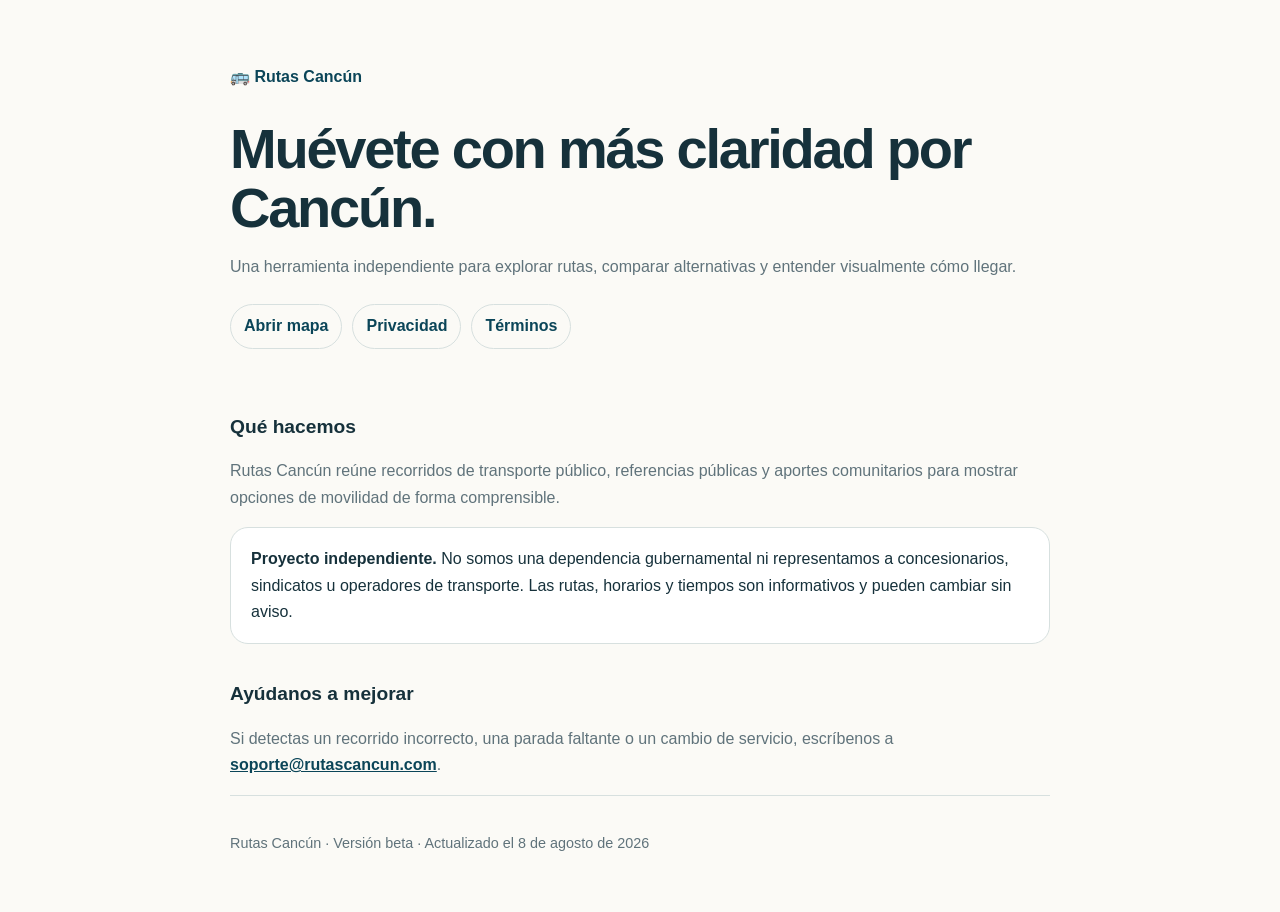
<file: web/about.html>
<!doctype html>
<html lang="es-MX">
<head>
  <meta charset="utf-8">
  <meta name="viewport" content="width=device-width,initial-scale=1">
  <title>Sobre nosotros · Rutas Cancún</title>
  <meta name="description" content="Conoce el propósito y alcance de Rutas Cancún.">
  <link rel="stylesheet" href="legal.css">
</head>
<body>
  <header>
    <div class="brand">🚌 Rutas Cancún</div>
    <h1>Muévete con más claridad por Cancún.</h1>
    <p>Una herramienta independiente para explorar rutas, comparar alternativas y entender visualmente cómo llegar.</p>
    <nav><a href="/">Abrir mapa</a><a href="privacy.html">Privacidad</a><a href="terms.html">Términos</a></nav>
  </header>
  <main>
    <h2>Qué hacemos</h2>
    <p>Rutas Cancún reúne recorridos de transporte público, referencias públicas y aportes comunitarios para mostrar opciones de movilidad de forma comprensible.</p>
    <div class="notice"><strong>Proyecto independiente.</strong> No somos una dependencia gubernamental ni representamos a concesionarios, sindicatos u operadores de transporte. Las rutas, horarios y tiempos son informativos y pueden cambiar sin aviso.</div>
    <h2>Ayúdanos a mejorar</h2>
    <p>Si detectas un recorrido incorrecto, una parada faltante o un cambio de servicio, escríbenos a <a href="mailto:soporte@rutascancun.com">soporte@rutascancun.com</a>.</p>
  </main>
  <footer>Rutas Cancún · Versión beta · Actualizado el 8 de agosto de 2026</footer>
</body>
</html>
</file>
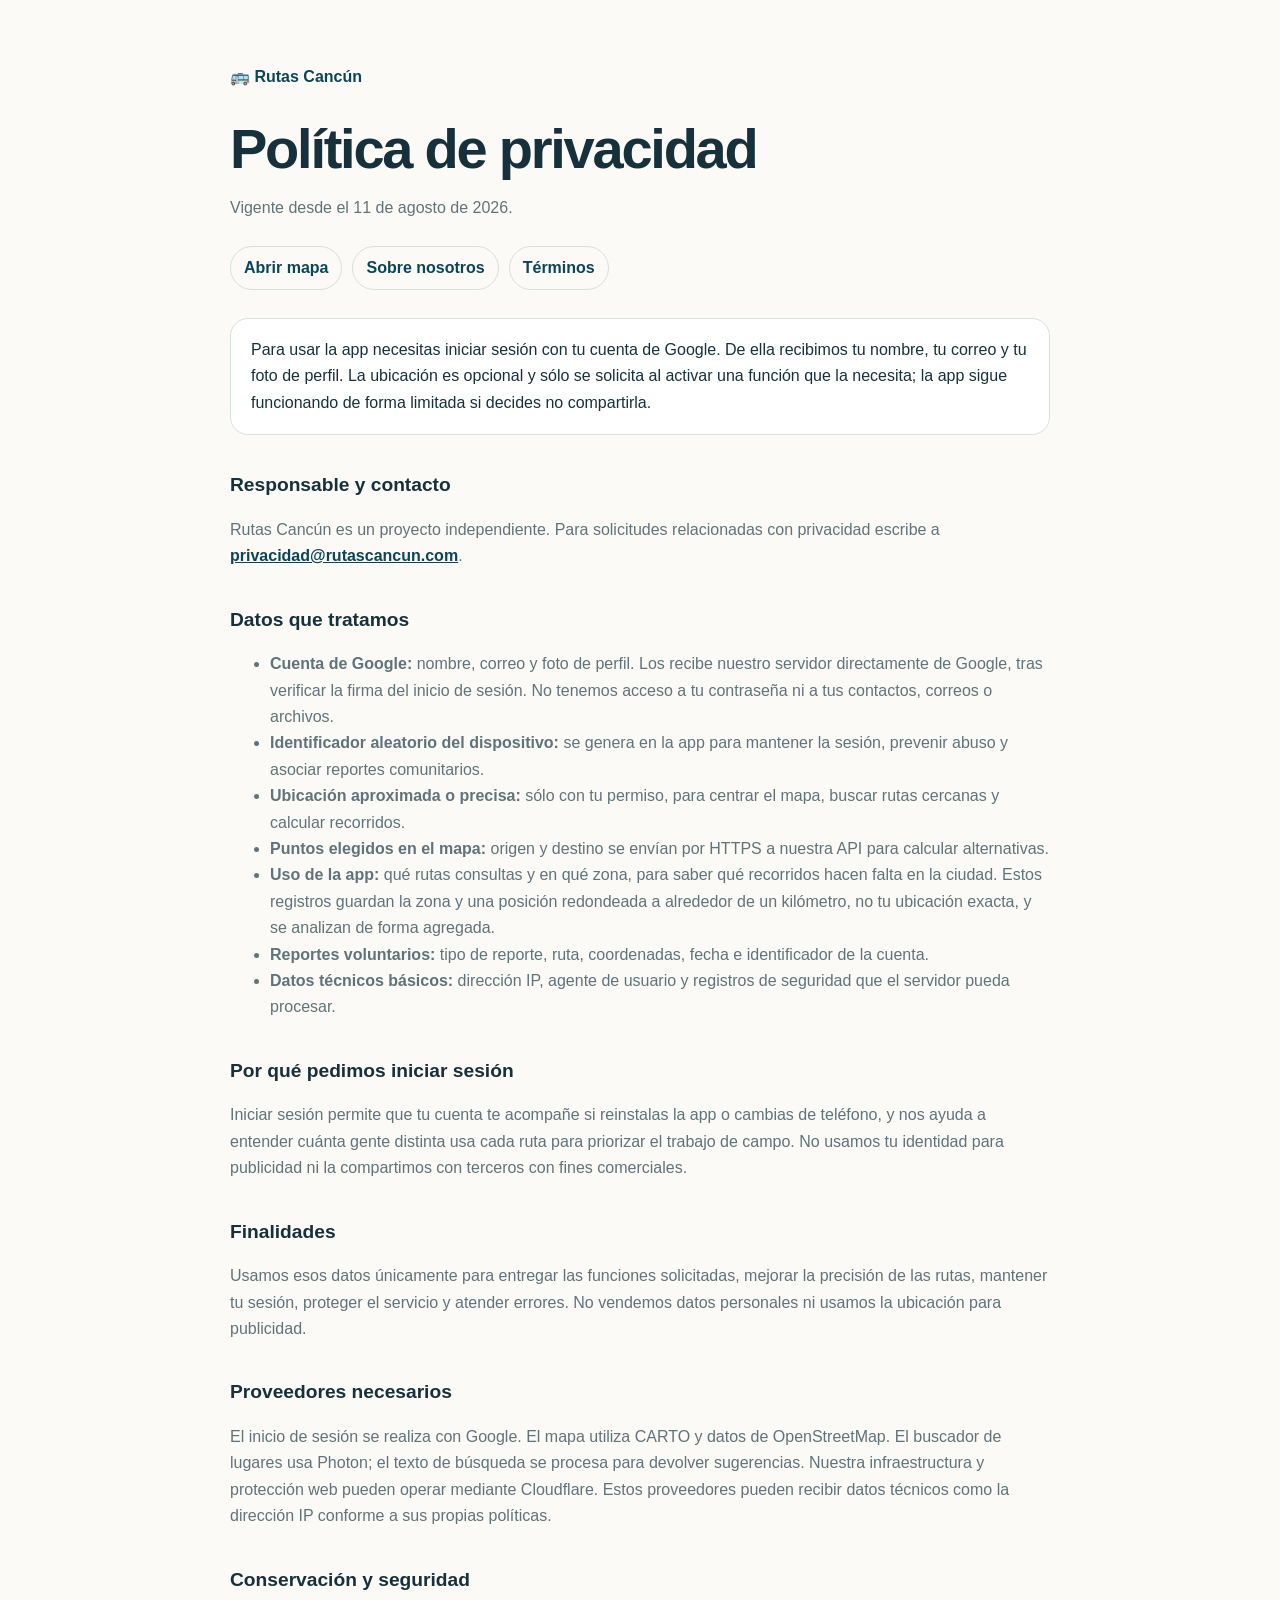
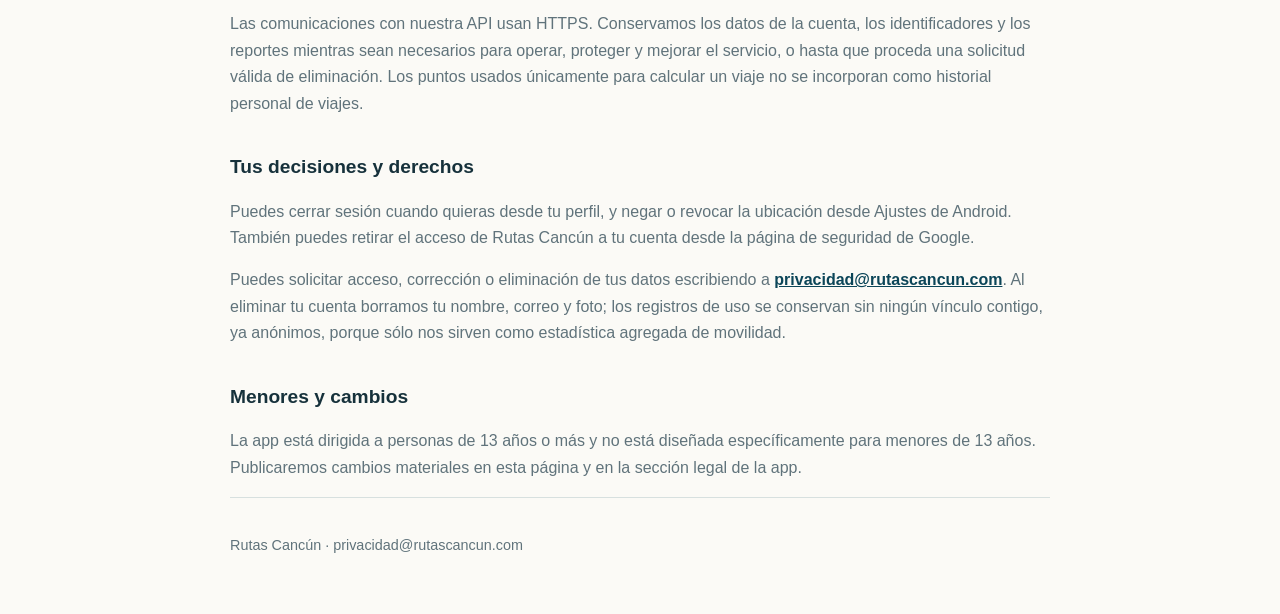
<file: web/privacy.html>
<!doctype html>
<html lang="es-MX">
<head>
  <meta charset="utf-8">
  <meta name="viewport" content="width=device-width,initial-scale=1">
  <title>Política de privacidad · Rutas Cancún</title>
  <meta name="description" content="Política de privacidad de la aplicación Rutas Cancún.">
  <link rel="stylesheet" href="legal.css">
</head>
<body>
  <header>
    <div class="brand">🚌 Rutas Cancún</div>
    <h1>Política de privacidad</h1>
    <p>Vigente desde el 11 de agosto de 2026.</p>
    <nav><a href="/">Abrir mapa</a><a href="about.html">Sobre nosotros</a><a href="terms.html">Términos</a></nav>
  </header>
  <main>
    <div class="notice">Para usar la app necesitas iniciar sesión con tu cuenta de Google. De ella recibimos tu nombre, tu correo y tu foto de perfil. La ubicación es opcional y sólo se solicita al activar una función que la necesita; la app sigue funcionando de forma limitada si decides no compartirla.</div>

    <h2>Responsable y contacto</h2>
    <p>Rutas Cancún es un proyecto independiente. Para solicitudes relacionadas con privacidad escribe a <a href="mailto:privacidad@rutascancun.com">privacidad@rutascancun.com</a>.</p>

    <h2>Datos que tratamos</h2>
    <ul>
      <li><strong>Cuenta de Google:</strong> nombre, correo y foto de perfil. Los recibe nuestro servidor directamente de Google, tras verificar la firma del inicio de sesión. No tenemos acceso a tu contraseña ni a tus contactos, correos o archivos.</li>
      <li><strong>Identificador aleatorio del dispositivo:</strong> se genera en la app para mantener la sesión, prevenir abuso y asociar reportes comunitarios.</li>
      <li><strong>Ubicación aproximada o precisa:</strong> sólo con tu permiso, para centrar el mapa, buscar rutas cercanas y calcular recorridos.</li>
      <li><strong>Puntos elegidos en el mapa:</strong> origen y destino se envían por HTTPS a nuestra API para calcular alternativas.</li>
      <li><strong>Uso de la app:</strong> qué rutas consultas y en qué zona, para saber qué recorridos hacen falta en la ciudad. Estos registros guardan la zona y una posición redondeada a alrededor de un kilómetro, no tu ubicación exacta, y se analizan de forma agregada.</li>
      <li><strong>Reportes voluntarios:</strong> tipo de reporte, ruta, coordenadas, fecha e identificador de la cuenta.</li>
      <li><strong>Datos técnicos básicos:</strong> dirección IP, agente de usuario y registros de seguridad que el servidor pueda procesar.</li>
    </ul>

    <h2>Por qué pedimos iniciar sesión</h2>
    <p>Iniciar sesión permite que tu cuenta te acompañe si reinstalas la app o cambias de teléfono, y nos ayuda a entender cuánta gente distinta usa cada ruta para priorizar el trabajo de campo. No usamos tu identidad para publicidad ni la compartimos con terceros con fines comerciales.</p>

    <h2>Finalidades</h2>
    <p>Usamos esos datos únicamente para entregar las funciones solicitadas, mejorar la precisión de las rutas, mantener tu sesión, proteger el servicio y atender errores. No vendemos datos personales ni usamos la ubicación para publicidad.</p>

    <h2>Proveedores necesarios</h2>
    <p>El inicio de sesión se realiza con Google. El mapa utiliza CARTO y datos de OpenStreetMap. El buscador de lugares usa Photon; el texto de búsqueda se procesa para devolver sugerencias. Nuestra infraestructura y protección web pueden operar mediante Cloudflare. Estos proveedores pueden recibir datos técnicos como la dirección IP conforme a sus propias políticas.</p>

    <h2>Conservación y seguridad</h2>
    <p>Las comunicaciones con nuestra API usan HTTPS. Conservamos los datos de la cuenta, los identificadores y los reportes mientras sean necesarios para operar, proteger y mejorar el servicio, o hasta que proceda una solicitud válida de eliminación. Los puntos usados únicamente para calcular un viaje no se incorporan como historial personal de viajes.</p>

    <h2>Tus decisiones y derechos</h2>
    <p>Puedes cerrar sesión cuando quieras desde tu perfil, y negar o revocar la ubicación desde Ajustes de Android. También puedes retirar el acceso de Rutas Cancún a tu cuenta desde la página de seguridad de Google.</p>
    <p>Puedes solicitar acceso, corrección o eliminación de tus datos escribiendo a <a href="mailto:privacidad@rutascancun.com">privacidad@rutascancun.com</a>. Al eliminar tu cuenta borramos tu nombre, correo y foto; los registros de uso se conservan sin ningún vínculo contigo, ya anónimos, porque sólo nos sirven como estadística agregada de movilidad.</p>

    <h2>Menores y cambios</h2>
    <p>La app está dirigida a personas de 13 años o más y no está diseñada específicamente para menores de 13 años. Publicaremos cambios materiales en esta página y en la sección legal de la app.</p>
  </main>
  <footer>Rutas Cancún · privacidad@rutascancun.com</footer>
</body>
</html>
</file>
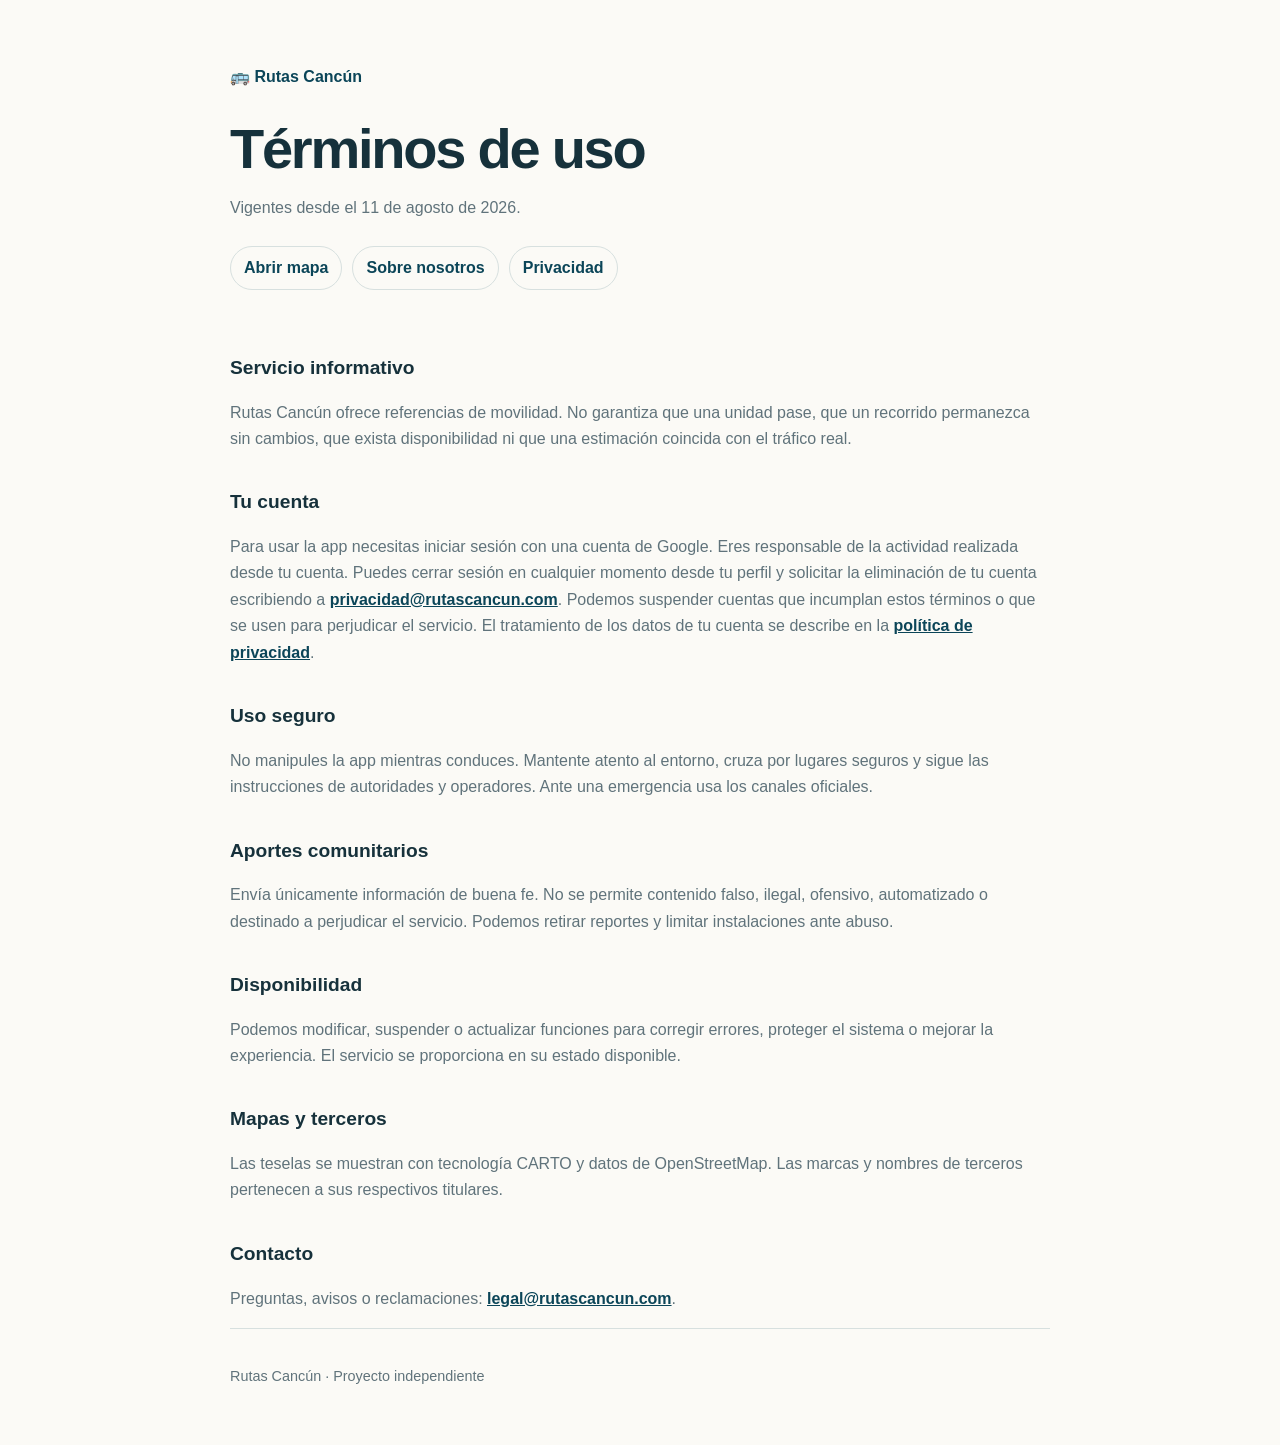
<file: web/terms.html>
<!doctype html>
<html lang="es-MX">
<head>
  <meta charset="utf-8">
  <meta name="viewport" content="width=device-width,initial-scale=1">
  <title>Términos de uso · Rutas Cancún</title>
  <meta name="description" content="Términos de uso de Rutas Cancún.">
  <link rel="stylesheet" href="legal.css">
</head>
<body>
  <header>
    <div class="brand">🚌 Rutas Cancún</div>
    <h1>Términos de uso</h1>
    <p>Vigentes desde el 11 de agosto de 2026.</p>
    <nav><a href="/">Abrir mapa</a><a href="about.html">Sobre nosotros</a><a href="privacy.html">Privacidad</a></nav>
  </header>
  <main>
    <h2>Servicio informativo</h2>
    <p>Rutas Cancún ofrece referencias de movilidad. No garantiza que una unidad pase, que un recorrido permanezca sin cambios, que exista disponibilidad ni que una estimación coincida con el tráfico real.</p>
    <h2>Tu cuenta</h2>
    <p>Para usar la app necesitas iniciar sesión con una cuenta de Google. Eres responsable de la actividad realizada desde tu cuenta. Puedes cerrar sesión en cualquier momento desde tu perfil y solicitar la eliminación de tu cuenta escribiendo a <a href="mailto:privacidad@rutascancun.com">privacidad@rutascancun.com</a>. Podemos suspender cuentas que incumplan estos términos o que se usen para perjudicar el servicio. El tratamiento de los datos de tu cuenta se describe en la <a href="privacy.html">política de privacidad</a>.</p>
    <h2>Uso seguro</h2>
    <p>No manipules la app mientras conduces. Mantente atento al entorno, cruza por lugares seguros y sigue las instrucciones de autoridades y operadores. Ante una emergencia usa los canales oficiales.</p>
    <h2>Aportes comunitarios</h2>
    <p>Envía únicamente información de buena fe. No se permite contenido falso, ilegal, ofensivo, automatizado o destinado a perjudicar el servicio. Podemos retirar reportes y limitar instalaciones ante abuso.</p>
    <h2>Disponibilidad</h2>
    <p>Podemos modificar, suspender o actualizar funciones para corregir errores, proteger el sistema o mejorar la experiencia. El servicio se proporciona en su estado disponible.</p>
    <h2>Mapas y terceros</h2>
    <p>Las teselas se muestran con tecnología CARTO y datos de OpenStreetMap. Las marcas y nombres de terceros pertenecen a sus respectivos titulares.</p>
    <h2>Contacto</h2>
    <p>Preguntas, avisos o reclamaciones: <a href="mailto:legal@rutascancun.com">legal@rutascancun.com</a>.</p>
  </main>
  <footer>Rutas Cancún · Proyecto independiente</footer>
</body>
</html>
</file>
<file: web/legal.css>
:root {
  color-scheme: light;
  --ink: #16313b;
  --muted: #60737b;
  --primary: #0b4558;
  --accent: #12a071;
  --paper: #fbfaf6;
  --line: #d7e0df;
}

* { box-sizing: border-box; }
body {
  margin: 0;
  background: var(--paper);
  color: var(--ink);
  font: 16px/1.65 Arial, sans-serif;
}
header, main, footer { width: min(820px, calc(100% - 36px)); margin: auto; }
header { padding: 64px 0 28px; }
.brand { display: flex; gap: 14px; align-items: center; color: var(--primary); font-weight: 800; }
.brand svg { width: 42px; height: 42px; }
h1 { margin: 30px 0 8px; font-size: clamp(2rem, 7vw, 3.5rem); line-height: 1.05; letter-spacing: -.04em; }
h2 { margin: 34px 0 8px; font-size: 1.2rem; }
p, li { color: var(--muted); }
a { color: var(--primary); font-weight: 700; }
nav { display: flex; flex-wrap: wrap; gap: 10px; margin-top: 24px; }
nav a { padding: 8px 13px; border: 1px solid var(--line); border-radius: 999px; text-decoration: none; }
.notice { padding: 18px 20px; border: 1px solid var(--line); border-radius: 18px; background: white; }
footer { padding: 36px 0 56px; border-top: 1px solid var(--line); color: var(--muted); font-size: .9rem; }
</file>
